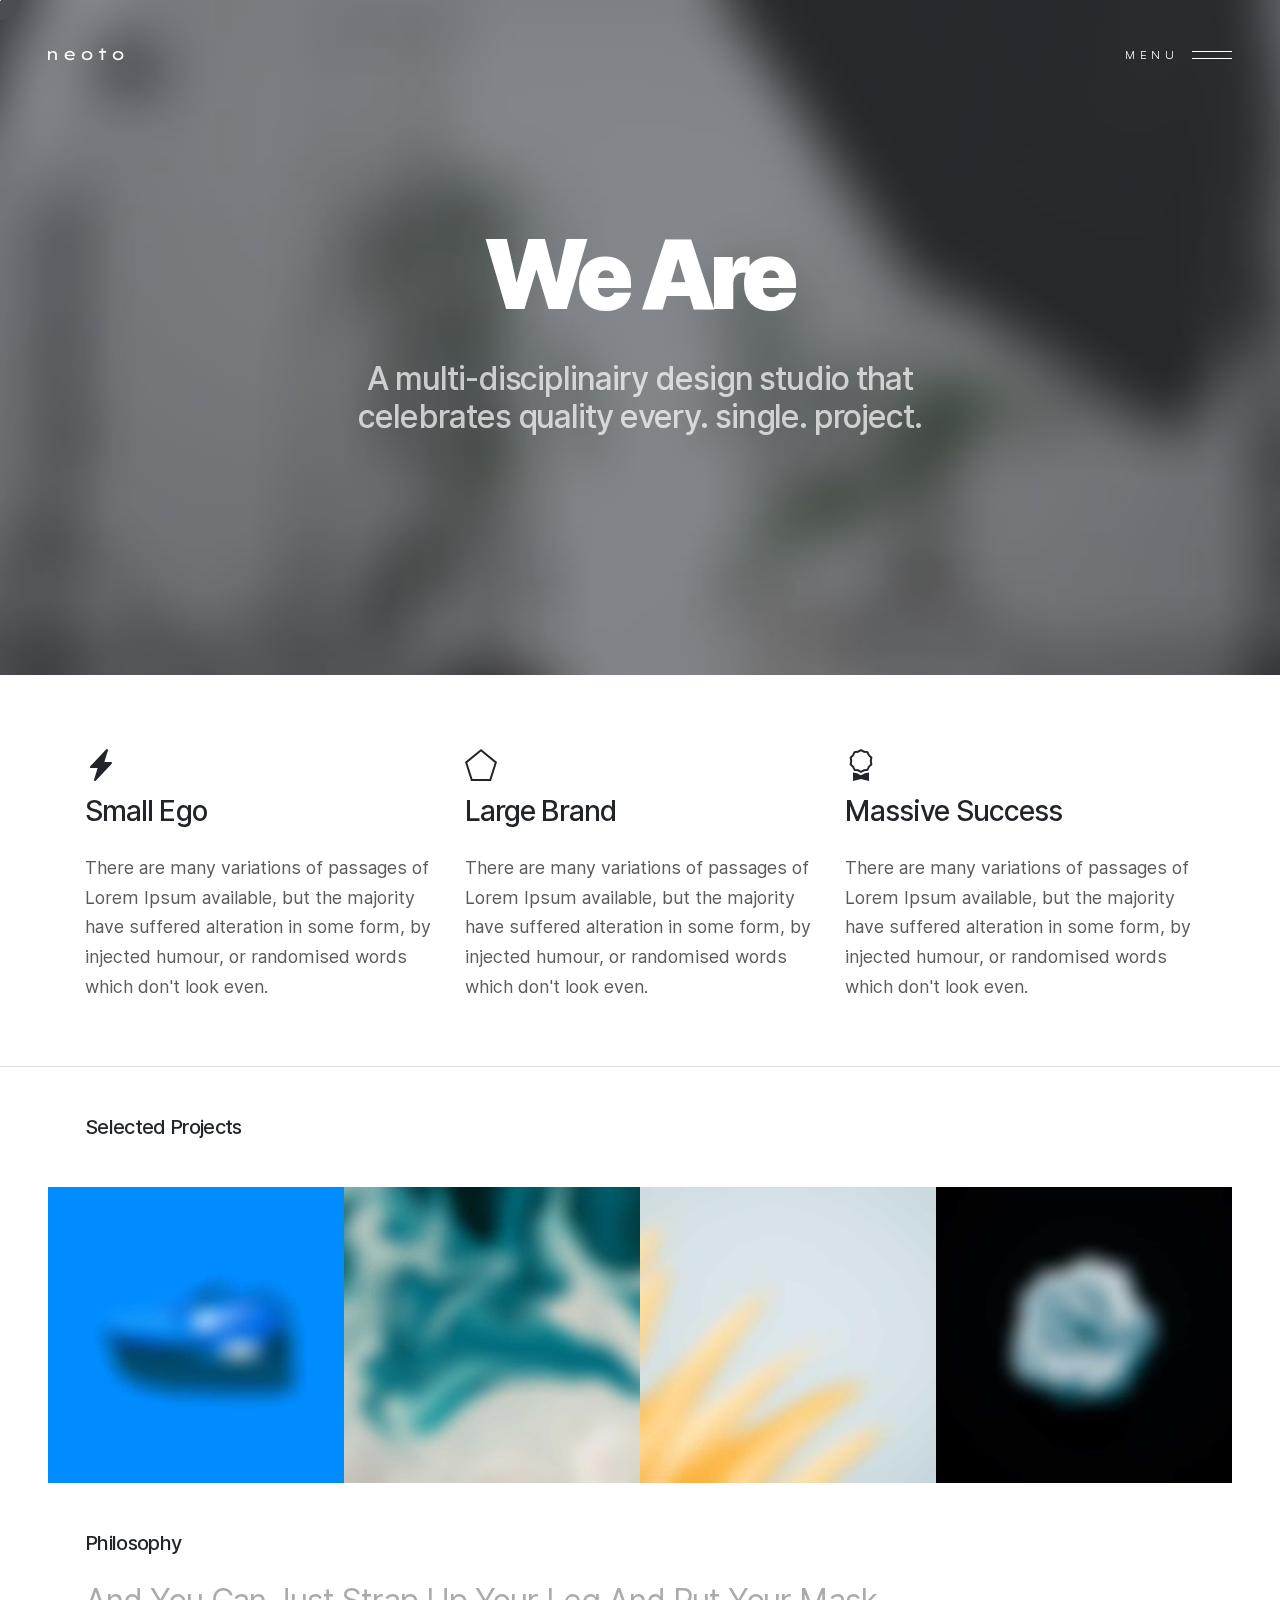
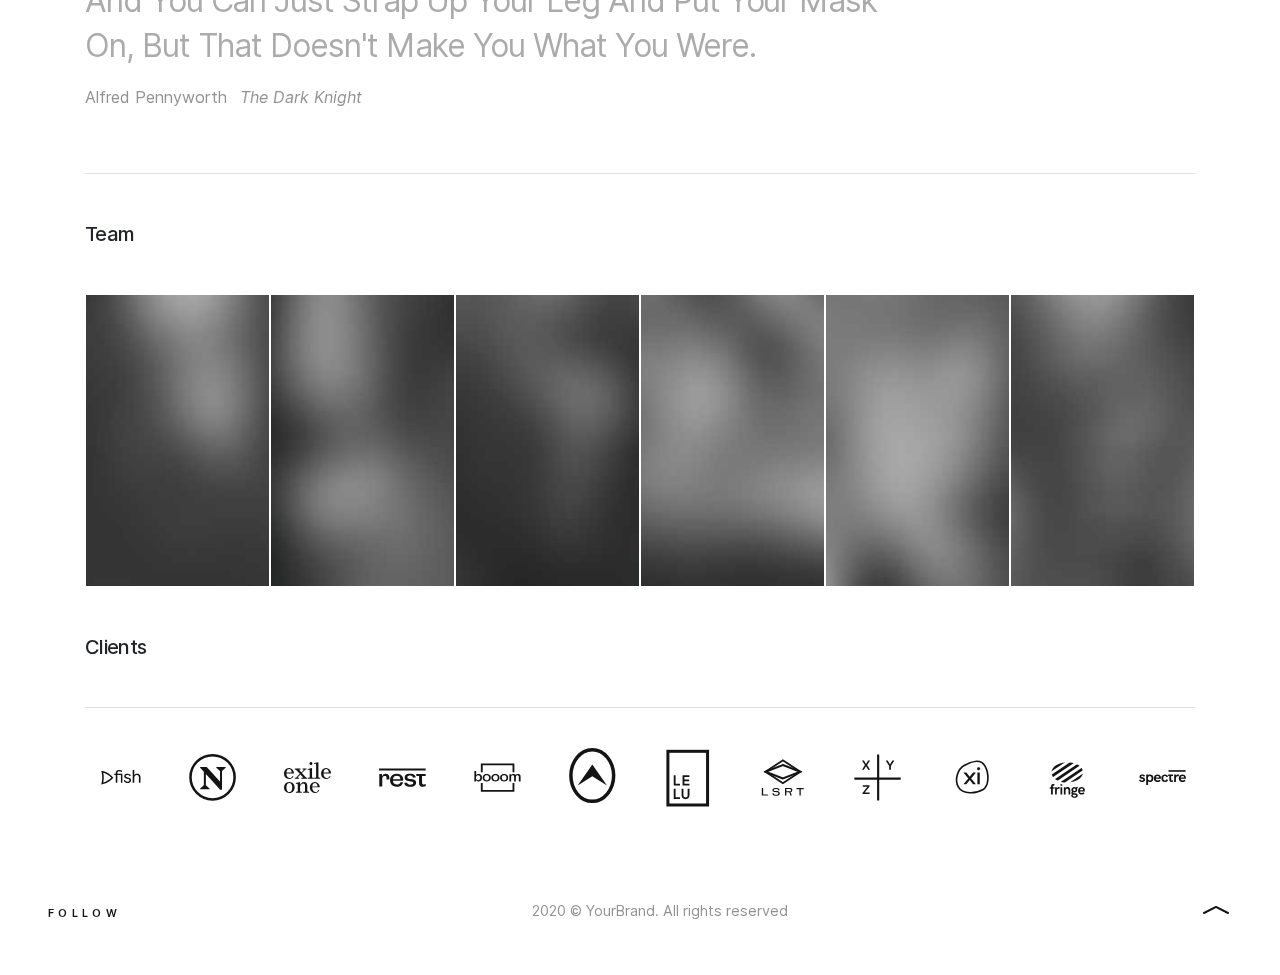
<file: about.html>
<!DOCTYPE html>
<html lang="en">
<head>
  <meta charset="UTF-8">
  <meta name="viewport" content="width=device-width, initial-scale=1, shrink-to-fit=no">
  <meta http-equiv="X-UA-Compatible" content="ie=edge">
  <title>Emotions</title>
  <link href="main.bundle.css" rel="stylesheet" type="text/css">
  <link href="css/custom.css" rel="stylesheet" type="text/css">
  <link href="https://fonts.googleapis.com/css2?family=Lexend+Giga&amp;display=swap" rel="stylesheet">
  <link rel="apple-touch-icon" sizes="180x180" href="favicon/apple-touch-icon.png">
  <link rel="icon" type="image/png" sizes="32x32" href="favicon/favicon-32x32.png">
  <link rel="icon" type="image/png" sizes="16x16" href="favicon/favicon-16x16.png">
  <link rel="manifest" href="favicon/site.webmanifest">
  <link rel="mask-icon" href="favicon/safari-pinned-tab.svg" color="#777777">
  <meta name="msapplication-TileColor" content="#999999">
  <meta name="theme-color" content="#999999">
</head>
  <body>
<header class="fixed-top text-white">
  <div class="navbar"><a class="navbar-brand" href="index.html"> <img class="default" alt="Neoto - Creative Studio Portfolio Template" src="images/logo.svg"><img class="inverted" alt="Neoto - Creative Studio Portfolio Template" src="images/logo-white.svg"></a>
    <button class="navbar-toggler" type="button" data-toggle="collapse" data-target="#navbar"><span class="toggle-label">Menu</span><span class="toggle-label-close">Close</span><span class="toggle-icon"><span class="line"></span><span class="line"></span></span></button>
  </div>
  <ul id="nav">
    <li class="nav-item active"><a class="nav-link" href="index.html">Home</a></li>
    <li class="nav-item active"><a class="nav-link" href="happy.html">Happy</a></li>
    <li class="nav-item active"><a class="nav-link" href="sad.html">Sad</a></li>
    <li class="nav-item active"><a class="nav-link" href="angry.html">Angry</a></li>
    <li class="nav-item active"><a class="nav-link" href="surprise.html">Surprise</a></li>
    <li class="nav-item active"><a class="nav-link" href="finally.html">Finally</a></li>
  </ul>
</header>
    <main>
      <div class="jumbotron jumbotron-fluid vh-75 d-flex align-items-center bg-dark text-white">
        <div class="bg o-4" style="background-image:url(images/about.jpg);"></div>
        <div class="container text-center">
          <div class="row">
            <div class="col-12">
              <h1 class="massive">We Are</h1>
            </div>
            <div class="col-12 col-md-7 mx-auto pt-5">
              <h2 class="o-7">A multi-disciplinairy design studio that celebrates quality every. single. project.</h2>
            </div>
          </div>
        </div>
      </div>
      <section class="border-bottom py-5">
        <div class="container">
          <div class="row">
            <div class="col-sm-4 py-3">
              <div class="size-4 mb-2">
                <svg class="bi bi-lightning-fill" width="1em" height="1em" viewBox="0 0 16 16" fill="currentColor" xmlns="http://www.w3.org/2000/svg">
                  <path fill-rule="evenodd" d="M11.251.068a.5.5 0 0 1 .227.58L9.677 6.5H13a.5.5 0 0 1 .364.843l-8 8.5a.5.5 0 0 1-.842-.49L6.323 9.5H3a.5.5 0 0 1-.364-.843l8-8.5a.5.5 0 0 1 .615-.09z"></path>
                </svg>
              </div>
              <h3 class="mb-4">Small Ego</h3>
              <p>There are many variations of passages of Lorem Ipsum available, but the majority have suffered alteration in some form, by injected humour, or randomised words which don't look even. </p>
            </div>
            <div class="col-sm-4 py-3">
              <div class="size-4 mb-2">
                <svg class="bi bi-pentagon" width="1em" height="1em" viewBox="0 0 16 16" fill="currentColor" xmlns="http://www.w3.org/2000/svg">
                  <path fill-rule="evenodd" d="M8 1.288l-6.842 5.56L3.733 15h8.534l2.575-8.153L8 1.288zM16 6.5L8 0 0 6.5 3 16h10l3-9.5z"></path>
                </svg>
              </div>
              <h3 class="mb-4">Large Brand</h3>
              <p>There are many variations of passages of Lorem Ipsum available, but the majority have suffered alteration in some form, by injected humour, or randomised words which don't look even.</p>
            </div>
            <div class="col-sm-4 py-3">
              <div class="size-4 mb-2">
                <svg class="bi bi-award" width="1em" height="1em" viewBox="0 0 16 16" fill="currentColor" xmlns="http://www.w3.org/2000/svg">
                  <path fill-rule="evenodd" d="M9.669.864L8 0 6.331.864l-1.858.282-.842 1.68-1.337 1.32L2.6 6l-.306 1.854 1.337 1.32.842 1.68 1.858.282L8 12l1.669-.864 1.858-.282.842-1.68 1.337-1.32L13.4 6l.306-1.854-1.337-1.32-.842-1.68L9.669.864zm1.196 1.193l-1.51-.229L8 1.126l-1.355.702-1.51.229-.684 1.365-1.086 1.072L3.614 6l-.25 1.506 1.087 1.072.684 1.365 1.51.229L8 10.874l1.356-.702 1.509-.229.684-1.365 1.086-1.072L12.387 6l.248-1.506-1.086-1.072-.684-1.365z"></path>
                  <path d="M4 11.794V16l4-1 4 1v-4.206l-2.018.306L8 13.126 6.018 12.1 4 11.794z"></path>
                </svg>
              </div>
              <h3 class="mb-4">Massive Success</h3>
              <p>There are many variations of passages of Lorem Ipsum available, but the majority have suffered alteration in some form, by injected humour, or randomised words which don't look even.  </p>
            </div>
          </div>
        </div>
      </section>
      <div class="container py-5">
        <h5>Selected Projects</h5>
      </div>
      <div class="container-fluid">
        <div class="grid">
          <div class="grid-sizer col-1"></div><a class="grid-item col-3" href="project-single.html"><img alt="Neoto - Creative Studio Portfolio Template" src="images/1.jpg">
            <div class="caption p-3">
              <div class="title">Flourish Away</div>
            </div></a><a class="grid-item col-3" href="project-single.html"><img alt="Neoto - Creative Studio Portfolio Template" src="images/2.jpg">
            <div class="caption p-3">
              <div class="title">Suit up</div>
            </div></a><a class="grid-item col-3" href="project-single.html"><img alt="Neoto - Creative Studio Portfolio Template" src="images/3.jpg">
            <div class="caption p-3">
              <div class="title">Mix it up</div>
            </div></a><a class="grid-item col-3" href="project-single.html"><img alt="Neoto - Creative Studio Portfolio Template" src="images/4.jpg">
            <div class="caption p-3">
              <div class="title">Next-gen Shoes</div>
            </div></a>
        </div>
      </div>
      <div class="container mt-5">
        <h5 class="pb-4 mb-0">Philosophy</h5>
      </div>
      <div class="container pb-5">
        <div class="row">
          <div class="col-sm-9">
            <blockquote>
              <p>And You Can Just Strap Up Your Leg And Put Your Mask On, But That Doesn't Make You What You Were.</p>
              <footer>Alfred Pennyworth
                <cite>The Dark Knight</cite>
              </footer>
            </blockquote>
          </div>
        </div>
      </div>
      <div class="container">
        <h5 class="border-top py-5 mb-0">Team</h5>
        <div class="row mx-0 pb-5">
          <div class="col-sm-2 col-4 px-0">
            <div class="card bg-dark text-white hoverable"><img class="card-img" alt="Neoto - Creative Studio Portfolio Template" src="images/member2.png">
              <div class="card-img-overlay">
                <div class="card-title">
                  <div class="title">UX Developer</div>
                  <div class="name">Felice Woods</div>
                </div>
              </div>
            </div>
          </div>
          <div class="col-sm-2 col-4 px-0">
            <div class="card bg-dark text-white hoverable"><img class="card-img" alt="Neoto - Creative Studio Portfolio Template" src="images/member3.png">
              <div class="card-img-overlay">
                <div class="card-title">
                  <div class="title">App Developer</div>
                  <div class="name">Lena Brooks</div>
                </div>
              </div>
            </div>
          </div>
          <div class="col-sm-2 col-4 px-0">
            <div class="card bg-dark text-white hoverable"><img class="card-img" alt="Neoto - Creative Studio Portfolio Template" src="images/member4.png">
              <div class="card-img-overlay">
                <div class="card-title">
                  <div class="title">UI Designer</div>
                  <div class="name">Vera Blake</div>
                </div>
              </div>
            </div>
          </div>
          <div class="col-sm-2 col-4 px-0">
            <div class="card bg-dark text-white hoverable"><img class="card-img" alt="Neoto - Creative Studio Portfolio Template" src="images/member5.png">
              <div class="card-img-overlay">
                <div class="card-title">
                  <div class="title">CTO</div>
                  <div class="name">John Doe</div>
                </div>
              </div>
            </div>
          </div>
          <div class="col-sm-2 col-4 px-0">
            <div class="card bg-dark text-white hoverable"><img class="card-img" alt="Neoto - Creative Studio Portfolio Template" src="images/member6.png">
              <div class="card-img-overlay">
                <div class="card-title">
                  <div class="title">CEO</div>
                  <div class="name">Nala Simba</div>
                </div>
              </div>
            </div>
          </div>
          <div class="col-sm-2 col-4 px-0">
            <div class="card bg-dark text-white hoverable"><img class="card-img" alt="Neoto - Creative Studio Portfolio Template" src="images/member7.png">
              <div class="card-img-overlay">
                <div class="card-title">
                  <div class="title">Team Coach</div>
                  <div class="name">Carice Stone</div>
                </div>
              </div>
            </div>
          </div>
        </div>
      </div>
      <div class="container">
        <h5 class="border-bottom pb-5">Clients</h5>
      </div>
      <div class="py-3">
        <div class="container">
          <div class="row text-center">
            <div class="p-4 col-sm col-3 center"><img class="img-fluid" alt="Neoto - Creative Studio Portfolio Template" src="images/logo1.svg"></div>
            <div class="p-4 col-sm col-3 center"><img class="img-fluid" alt="Neoto - Creative Studio Portfolio Template" src="images/logo2.svg"></div>
            <div class="p-4 col-sm col-3 center"><img class="img-fluid" alt="Neoto - Creative Studio Portfolio Template" src="images/logo3.svg"></div>
            <div class="p-4 col-sm col-3 center"><img class="img-fluid" alt="Neoto - Creative Studio Portfolio Template" src="images/logo4.svg"></div>
            <div class="p-4 col-sm col-3 center"><img class="img-fluid" alt="Neoto - Creative Studio Portfolio Template" src="images/logo5.svg"></div>
            <div class="p-4 col-sm col-3 center"><img class="img-fluid" alt="Neoto - Creative Studio Portfolio Template" src="images/logo6.svg"></div>
            <div class="p-4 col-sm col-3 center"><img class="img-fluid" alt="Neoto - Creative Studio Portfolio Template" src="images/logo7.svg"></div>
            <div class="p-4 col-sm col-3 center"><img class="img-fluid" alt="Neoto - Creative Studio Portfolio Template" src="images/logo8.svg"></div>
            <div class="p-4 col-sm col-3 center"><img class="img-fluid" alt="Neoto - Creative Studio Portfolio Template" src="images/logo9.svg"></div>
            <div class="p-4 col-sm col-3 center"><img class="img-fluid" alt="Neoto - Creative Studio Portfolio Template" src="images/logo10.svg"></div>
            <div class="p-4 col-sm col-3 center"><img class="img-fluid" alt="Neoto - Creative Studio Portfolio Template" src="images/logo11.svg"></div>
            <div class="p-4 col-sm col-3 center"><img class="img-fluid" alt="Neoto - Creative Studio Portfolio Template" src="images/logo12.svg"></div>
          </div>
        </div>
      </div>
    </main>
    <footer>
      <div class="container-fluid p-5">
        <div class="d-flex justify-content-between align-items-center">
          <div class="social"><a class="trigger" href="#">Follow</a>
            <ul class="social-nav">
              <li> <a href="#">Instagram</a></li>
              <li> <a href="#">Twitter</a></li>
              <li> <a href="#">Vimeo</a></li>
              <li> <a href="#">YouTube</a></li>
            </ul>
          </div>
          <div class="copy">2020 &copy; YourBrand. All rights reserved</div><a class="to-top" href="#">
            <svg class="bi" width="32" height="32" fill="currentColor">
              <use xlink:href="images/bootstrap-icons.svg#chevron-compact-up"></use>
            </svg></a>
        </div>
      </div>
    </footer>
    <script src="main.bundle.js"></script>
  </body>
</html>
</file>
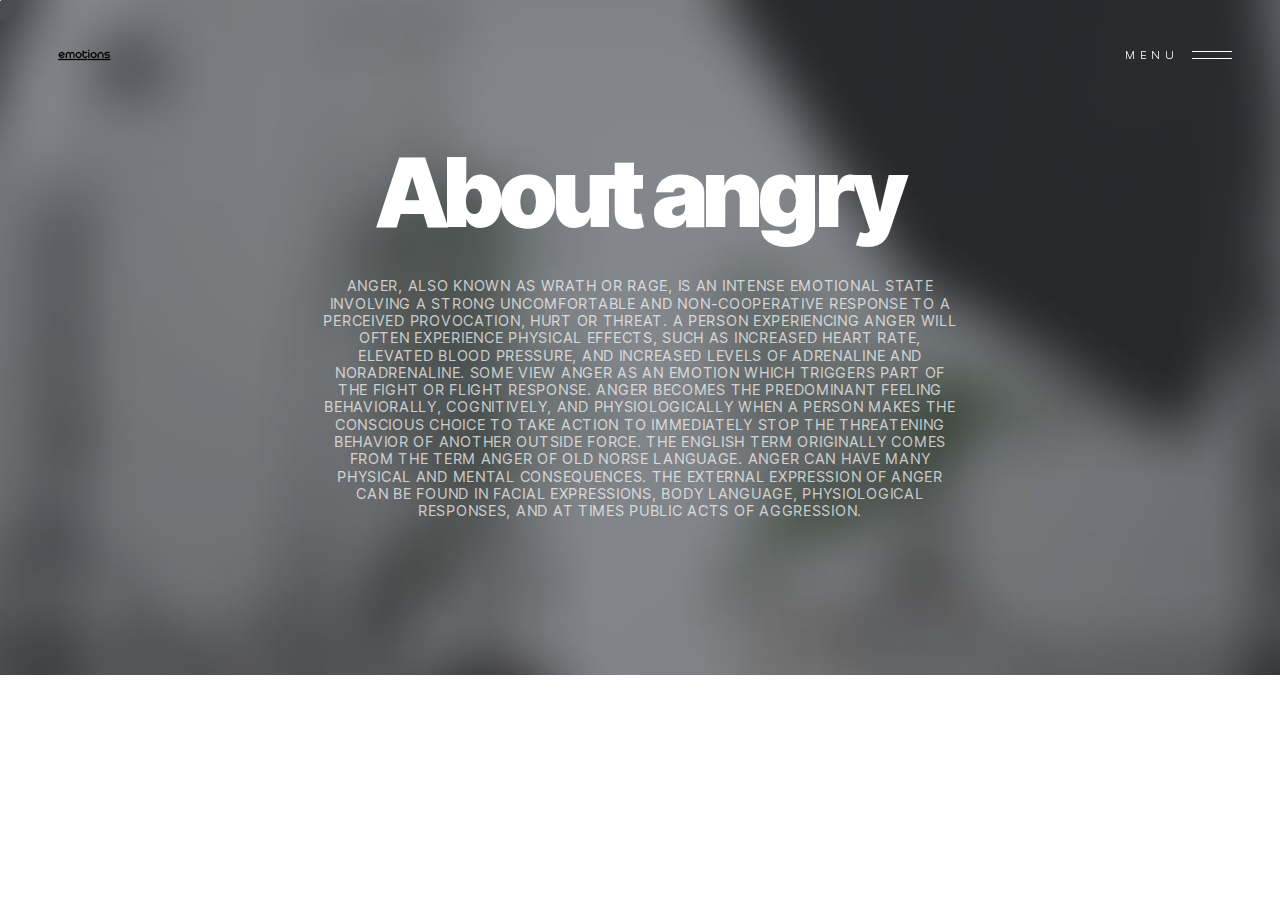
<file: angry.html>
<!DOCTYPE html>
<html lang="en">
<head>
  <meta charset="UTF-8">
  <meta name="viewport" content="width=device-width, initial-scale=1, shrink-to-fit=no">
  <meta http-equiv="X-UA-Compatible" content="ie=edge">
  <title>Emotions</title>
  <link href="main.bundle.css" rel="stylesheet" type="text/css">
  <link href="css/custom.css" rel="stylesheet" type="text/css">
  <link href="https://fonts.googleapis.com/css2?family=Lexend+Giga&amp;display=swap" rel="stylesheet">
  <link rel="apple-touch-icon" sizes="180x180" href="favicon/apple-touch-icon.png">
  <link rel="icon" type="image/png" sizes="32x32" href="favicon/favicon-32x32.png">
  <link rel="icon" type="image/png" sizes="16x16" href="favicon/favicon-16x16.png">
  <link rel="manifest" href="favicon/site.webmanifest">
  <link rel="mask-icon" href="favicon/safari-pinned-tab.svg" color="#777777">
  <meta name="msapplication-TileColor" content="#999999">
  <meta name="theme-color" content="#999999">
</head>
  <body>
<header class="fixed-top text-white">
  <div class="navbar"><a class="navbar-brand" href="index.html"> <img class="default" alt="" src="images/emotions-logo.png"><img class="inverted" alt="" src="images/emotions-logo.png"></a>
    <button class="navbar-toggler" type="button" data-toggle="collapse" data-target="#navbar"><span class="toggle-label">Menu</span><span class="toggle-label-close">Close</span><span class="toggle-icon"><span class="line"></span><span class="line"></span></span></button>
  </div>
  <ul id="nav">
    <li class="nav-item active"><a class="nav-link" href="index.html">Home</a></li>
    <li class="nav-item active"><a class="nav-link" href="happy.html">Happy</a></li>
    <li class="nav-item active"><a class="nav-link" href="sad.html">Sad</a></li>
    <li class="nav-item active"><a class="nav-link" href="angry.html">Angry</a></li>
    <li class="nav-item active"><a class="nav-link" href="surprise.html">Surprise</a></li>
    <li class="nav-item active"><a class="nav-link" href="finally.html">Finally</a></li>
  </ul>
</header>
    <main>
      <div class="jumbotron jumbotron-fluid vh-75 d-flex align-items-center bg-dark text-white">
        <div class="bg o-4" style="background-image:url(images/about.jpg);"></div>
        <div class="container text-center">
          <div class="row">
            <div class="col-12">
              <h1 class="massive">About angry</h1>
            </div>
            <div class="col-12 col-md-7 mx-auto pt-5">
              <h6 class="o-7">Anger, also known as wrath or rage, is an intense emotional state involving a strong uncomfortable and non-cooperative response to a perceived provocation, hurt or threat.

                A person experiencing anger will often experience physical effects, such as increased heart rate, elevated blood pressure, and increased levels of adrenaline and noradrenaline. Some view anger as an emotion which triggers part of the fight or flight response. Anger becomes the predominant feeling behaviorally, cognitively, and physiologically when a person makes the conscious choice to take action to immediately stop the threatening behavior of another outside force. The English term originally comes from the term anger of Old Norse language.
                
                Anger can have many physical and mental consequences. The external expression of anger can be found in facial expressions, body language, physiological responses, and at times public acts of aggression.</h6>
            </div>
          </div>
        </div>
      </div>
      
    </main>
    
    <script src="main.bundle.js"></script>
  </body>
</html>
</file>
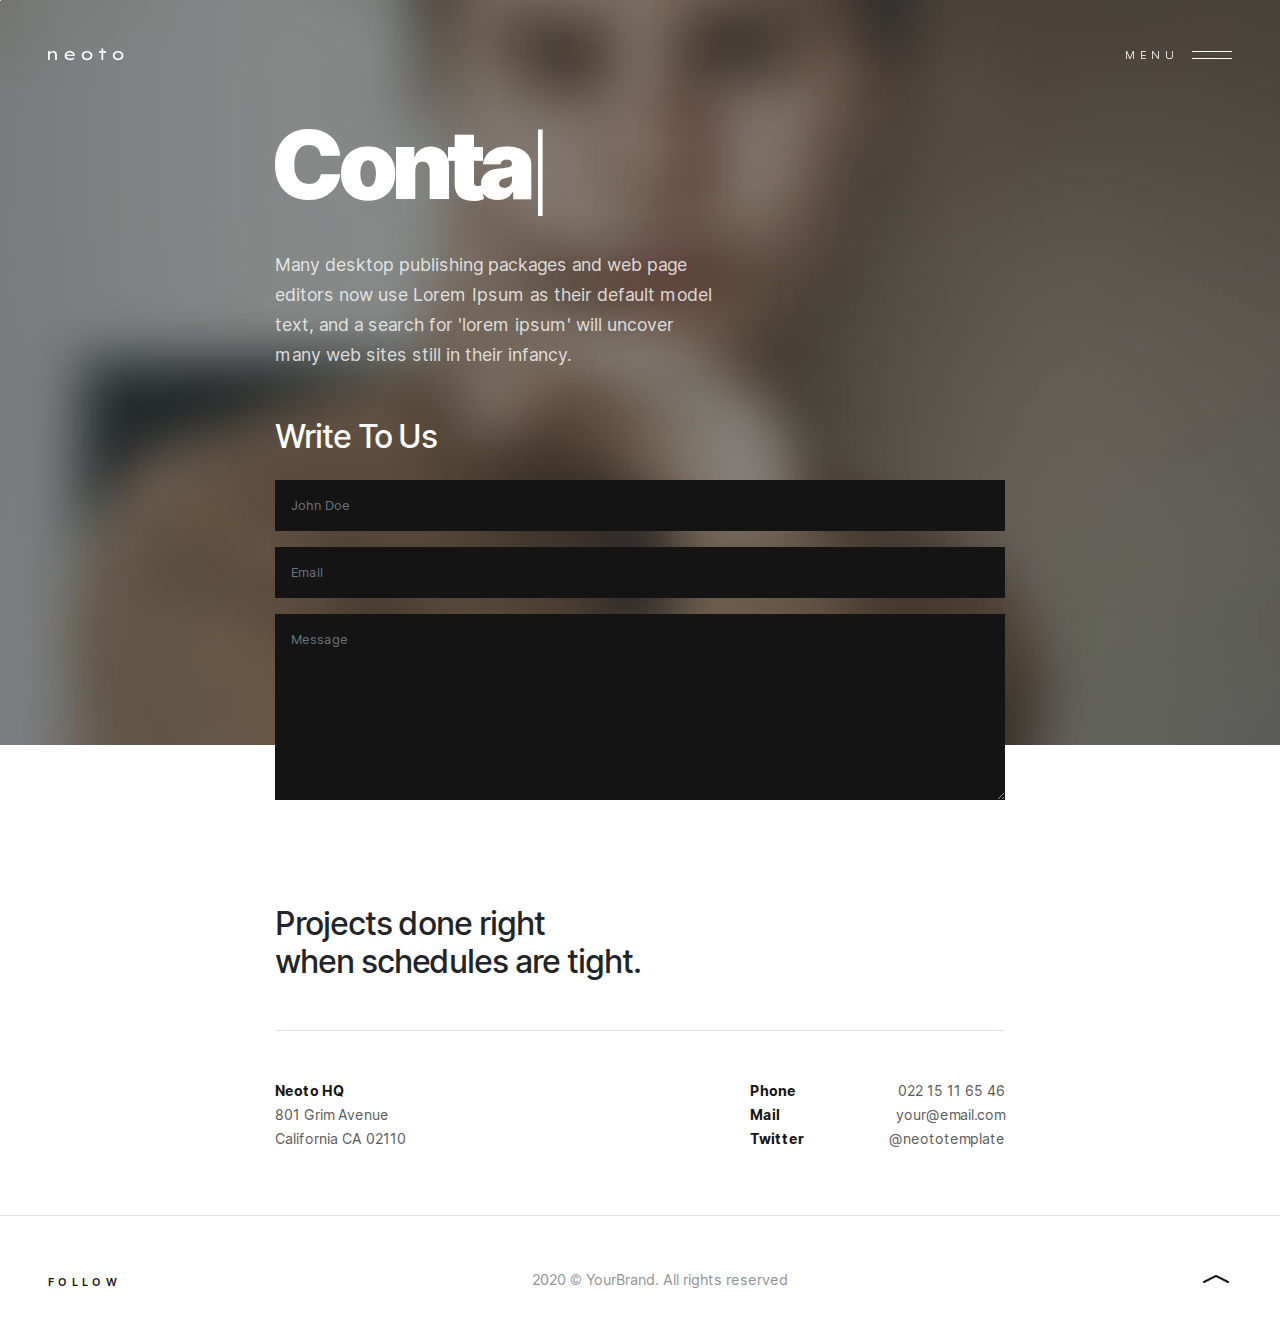
<file: contact.html>
<!DOCTYPE html>
<html lang="en">
<head>
  <meta charset="UTF-8">
  <meta name="viewport" content="width=device-width, initial-scale=1, shrink-to-fit=no">
  <meta http-equiv="X-UA-Compatible" content="ie=edge">
  <title>Emotions</title>
  <link href="main.bundle.css" rel="stylesheet" type="text/css">
  <link href="css/custom.css" rel="stylesheet" type="text/css">
  <link href="https://fonts.googleapis.com/css2?family=Lexend+Giga&amp;display=swap" rel="stylesheet">
  <link rel="apple-touch-icon" sizes="180x180" href="favicon/apple-touch-icon.png">
  <link rel="icon" type="image/png" sizes="32x32" href="favicon/favicon-32x32.png">
  <link rel="icon" type="image/png" sizes="16x16" href="favicon/favicon-16x16.png">
  <link rel="manifest" href="favicon/site.webmanifest">
  <link rel="mask-icon" href="favicon/safari-pinned-tab.svg" color="#777777">
  <meta name="msapplication-TileColor" content="#999999">
  <meta name="theme-color" content="#999999">
</head>
  <body>
<header class="fixed-top text-white">
  <div class="navbar"><a class="navbar-brand" href="index.html"> <img class="default" alt="Neoto - Creative Studio Portfolio Template" src="images/logo.svg"><img class="inverted" alt="Neoto - Creative Studio Portfolio Template" src="images/logo-white.svg"></a>
    <button class="navbar-toggler" type="button" data-toggle="collapse" data-target="#navbar"><span class="toggle-label">Menu</span><span class="toggle-label-close">Close</span><span class="toggle-icon"><span class="line"></span><span class="line"></span></span></button>
  </div>
  <ul id="nav">
    <li class="nav-item active"><a class="nav-link" href="index.html">Home</a></li>
    <li class="nav-item active"><a class="nav-link" href="happy.html">Happy</a></li>
    <li class="nav-item active"><a class="nav-link" href="sad.html">Sad</a></li>
    <li class="nav-item active"><a class="nav-link" href="angry.html">Angry</a></li>
    <li class="nav-item active"><a class="nav-link" href="surprise.html">Surprise</a></li>
    <li class="nav-item active"><a class="nav-link" href="finally.html">Finally</a></li>
  </ul>
</header>
    <main>
      <section class="jumbotron jumbotron-fluid pb-0 bg-dark">
        <div class="bg o-5" style="background-image:url(images/contact.jpg);"></div>
        <div class="container text-white py-5">
          <div class="row">
            <div class="col-lg-8 offset-lg-2"> 
              <h1 class="massive in-left"><span id="typed"></span><span id="typed-strings"><span>Contact</span><span>접촉</span><span>Kāhea</span><span>Kontakt</span></span></h1>
            </div>
          </div>
          <div class="row mt-5">
            <div class="col-lg-5 offset-lg-2">
              <p class="in-top">Many desktop publishing packages and web page editors now use Lorem Ipsum as their default model text, and a search for 'lorem ipsum' will uncover many web sites still in their infancy.                    </p>
            </div>
          </div>
          <div class="row">
            <div class="col-lg-8 offset-lg-2">
              <h2 class="mt-5">Write To Us</h2>
              <form class="mt-4 mb-n10">
                <div class="form-group">
                  <input class="form-control" id="name" type="text" placeholder="John Doe">
                </div>
                <div class="form-group">
                  <input class="form-control" id="email" type="email" placeholder="Email">
                </div>
                <div class="form-group">
                  <textarea class="form-control" id="message" rows="8" placeholder="Message"></textarea>
                </div>
                <button class="btn" type="submit">Send</button>
              </form>
            </div>
          </div>
        </div>
      </section>
      <section class="pb-10 border-bottom pb-6">
        <div class="container">
          <div class="row">
            <div class="col-lg-8 offset-lg-2">
              <h2>Projects done right <br> when schedules are tight.</h2>
              <div class="border-bottom my-5"></div>
            </div>
          </div>
          <div class="row size-sm">
            <div class="col-lg-4 offset-lg-2">
              <p><strong>Neoto HQ</strong><br>801  Grim Avenue<br>California CA 02110</p>
            </div>
            <div class="col-lg-1 offset-lg-1">
              <p> <strong>Phone<br>Mail<br>Twitter<br></strong></p>
            </div>
            <div class="col-lg-2 text-right">
              <p>022 15 11 65 46<br>your@email.com<br>@neototemplate</p>
            </div>
          </div>
        </div>
      </section>
    </main>
    <footer>
      <div class="container-fluid p-5">
        <div class="d-flex justify-content-between align-items-center">
          <div class="social"><a class="trigger" href="#">Follow</a>
            <ul class="social-nav">
              <li> <a href="#">Instagram</a></li>
              <li> <a href="#">Twitter</a></li>
              <li> <a href="#">Vimeo</a></li>
              <li> <a href="#">YouTube</a></li>
            </ul>
          </div>
          <div class="copy">2020 &copy; YourBrand. All rights reserved</div><a class="to-top" href="#">
            <svg class="bi" width="32" height="32" fill="currentColor">
              <use xlink:href="images/bootstrap-icons.svg#chevron-compact-up"></use>
            </svg></a>
        </div>
      </div>
    </footer>
    <script src="main.bundle.js"></script>
  </body>
</html>
</file>
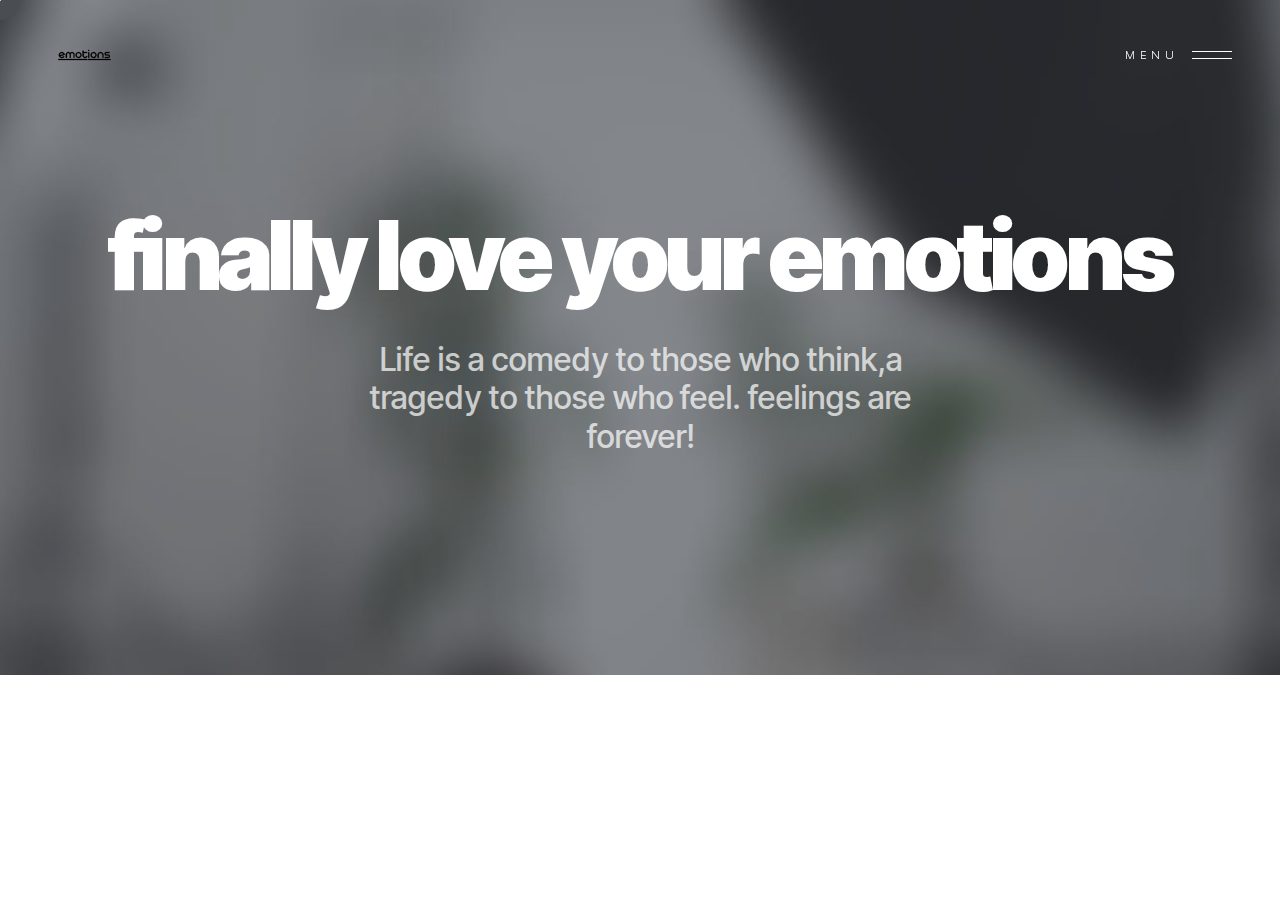
<file: finally.html>
<!DOCTYPE html>
<html lang="en">
<head>
  <meta charset="UTF-8">
  <meta name="viewport" content="width=device-width, initial-scale=1, shrink-to-fit=no">
  <meta http-equiv="X-UA-Compatible" content="ie=edge">
  <title>Emotions</title>
  <link href="main.bundle.css" rel="stylesheet" type="text/css">
  <link href="css/custom.css" rel="stylesheet" type="text/css">
  <link href="https://fonts.googleapis.com/css2?family=Lexend+Giga&amp;display=swap" rel="stylesheet">
  <link rel="apple-touch-icon" sizes="180x180" href="favicon/apple-touch-icon.png">
  <link rel="icon" type="image/png" sizes="32x32" href="favicon/favicon-32x32.png">
  <link rel="icon" type="image/png" sizes="16x16" href="favicon/favicon-16x16.png">
  <link rel="manifest" href="favicon/site.webmanifest">
  <link rel="mask-icon" href="favicon/safari-pinned-tab.svg" color="#777777">
  <meta name="msapplication-TileColor" content="#999999">
  <meta name="theme-color" content="#999999">
</head>
  <body>
<header class="fixed-top text-white">
  <div class="navbar"><a class="navbar-brand" href="index.html"> <img class="default" alt="" src="images/emotions-logo.png"><img class="inverted" alt="" src="images/emotions-logo.png"></a>
    <button class="navbar-toggler" type="button" data-toggle="collapse" data-target="#navbar"><span class="toggle-label">Menu</span><span class="toggle-label-close">Close</span><span class="toggle-icon"><span class="line"></span><span class="line"></span></span></button>
  </div>
  <ul id="nav">
    <li class="nav-item active"><a class="nav-link" href="index.html">Home</a></li>
    <li class="nav-item active"><a class="nav-link" href="happy.html">Happy</a></li>
    <li class="nav-item active"><a class="nav-link" href="sad.html">Sad</a></li>
    <li class="nav-item active"><a class="nav-link" href="angry.html">Angry</a></li>
    <li class="nav-item active"><a class="nav-link" href="surprise.html">Surprise</a></li>
    <li class="nav-item active"><a class="nav-link" href="finally.html">Finally</a></li>
  </ul>
</header>
    <main>
      <div class="jumbotron jumbotron-fluid vh-75 d-flex align-items-center bg-dark text-white">
        <div class="bg o-4" style="background-image:url(images/about.jpg);"></div>
        <div class="container text-center">
          <div class="row">
            <div class="col-12">
              <h1 class="massive">finally love your emotions</h1>
            </div>
            <div class="col-12 col-md-7 mx-auto pt-5">
              <h2 class="o-7">Life is a comedy to those who think,a tragedy to those who feel. feelings are forever!</h2>
            </div>
          </div>
        </div>
      </div>
      
    </main>
    
    <script src="main.bundle.js"></script>
  </body>
</html>
</file>
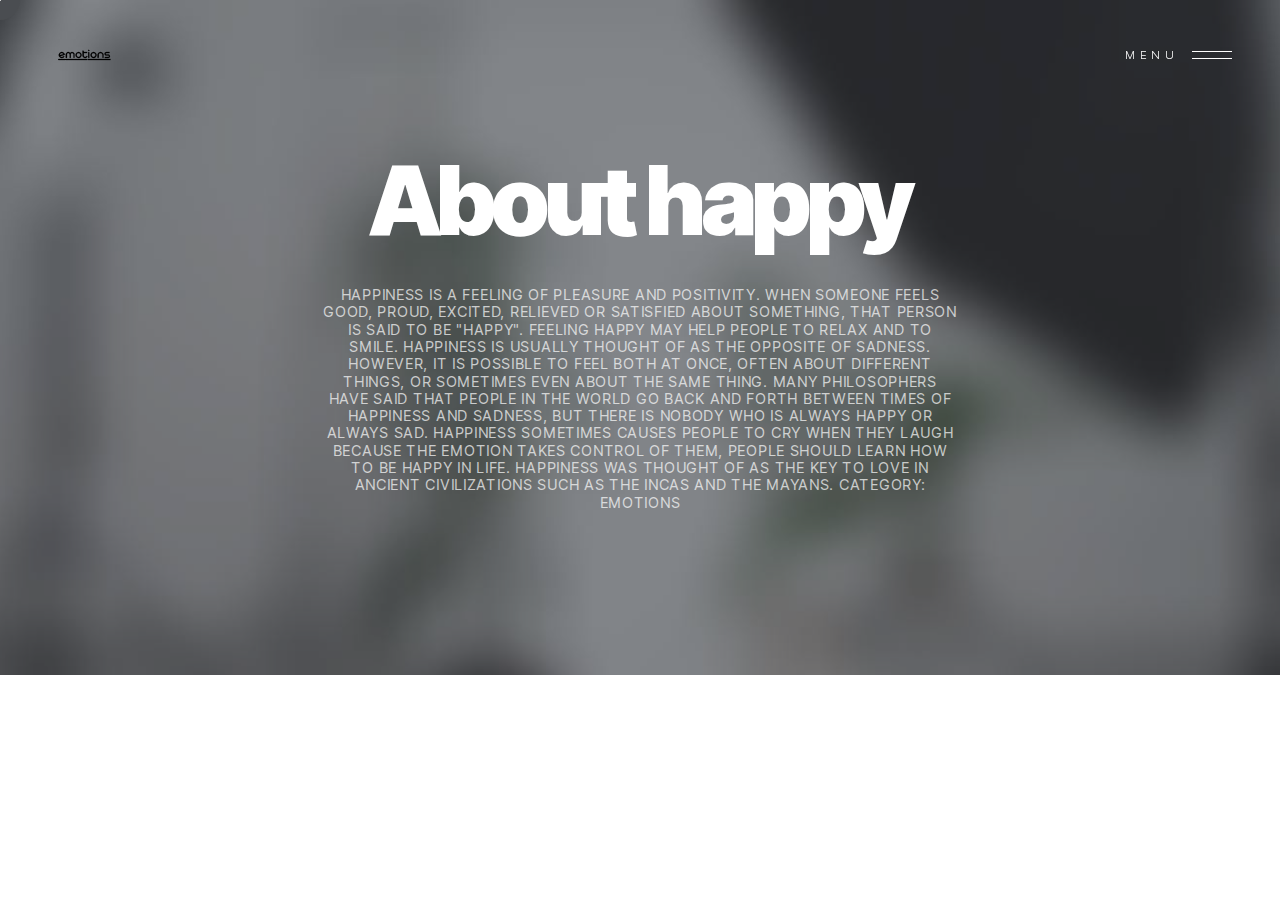
<file: happy.html>
<!DOCTYPE html>
<html lang="en">
<head>
  <meta charset="UTF-8">
  <meta name="viewport" content="width=device-width, initial-scale=1, shrink-to-fit=no">
  <meta http-equiv="X-UA-Compatible" content="ie=edge">
  <title>Emotions</title>
  <link href="main.bundle.css" rel="stylesheet" type="text/css">
  <link href="css/custom.css" rel="stylesheet" type="text/css">
  <link href="https://fonts.googleapis.com/css2?family=Lexend+Giga&amp;display=swap" rel="stylesheet">
  <link rel="apple-touch-icon" sizes="180x180" href="favicon/apple-touch-icon.png">
  <link rel="icon" type="image/png" sizes="32x32" href="favicon/favicon-32x32.png">
  <link rel="icon" type="image/png" sizes="16x16" href="favicon/favicon-16x16.png">
  <link rel="manifest" href="favicon/site.webmanifest">
  <link rel="mask-icon" href="favicon/safari-pinned-tab.svg" color="#777777">
  <meta name="msapplication-TileColor" content="#999999">
  <meta name="theme-color" content="#999999">
  
</head>
  <body>
<header class="fixed-top text-white">
  <div class="navbar"><a class="navbar-brand" href="index.html"> <img class="default" alt="" src="images/emotions-logo.png"><img class="inverted" alt="" src="images/emotions-logo.png"></a>
    <button class="navbar-toggler" type="button" data-toggle="collapse" data-target="#navbar"><span class="toggle-label">Menu</span><span class="toggle-label-close">Close</span><span class="toggle-icon"><span class="line"></span><span class="line"></span></span></button>
  </div>
  <ul id="nav">
    <li class="nav-item active"><a class="nav-link" href="index.html">Home</a></li>
    <li class="nav-item active"><a class="nav-link" href="happy.html">Happy</a></li>
    <li class="nav-item active"><a class="nav-link" href="sad.html">Sad</a></li>
    <li class="nav-item active"><a class="nav-link" href="angry.html">Angry</a></li>
    <li class="nav-item active"><a class="nav-link" href="surprise.html">Surprise</a></li>
    <li class="nav-item active"><a class="nav-link" href="finally.html">Finally</a></li>
  </ul>
</header>
    <main>
      <div class="jumbotron jumbotron-fluid vh-75 d-flex align-items-center bg-dark text-white">
        <div class="bg o-4" style="background-image:url(images/about.jpg);"></div>
        <div class="container text-center">
          <div class="row">
            <div class="col-12">
              <h4 class="massive">About happy</h4>
            </div>
            <div class="col-12 col-md-7 mx-auto pt-5">
              <h6 class="o-7">Happiness is a feeling of pleasure and positivity. When someone feels good, proud, excited, relieved or satisfied about something, that person is said to be "happy". Feeling happy may help people to relax and to smile.

                Happiness is usually thought of as the opposite of sadness. However, it is possible to feel both at once, often about different things, or sometimes even about the same thing.
                
                Many philosophers have said that people in the world go back and forth between times of happiness and sadness, but there is nobody who is always happy or always sad. Happiness sometimes causes people to cry when they laugh because the emotion takes control of them, people should learn how to be happy in life. Happiness was thought of as the key to love in ancient civilizations such as the Incas and the Mayans.
                
                Category: Emotions</h6>
            </div>
          </div>
        </div>
      </div>
      
    </main>
    
    <script src="main.bundle.js"></script>
  </body>
</html>
</file>
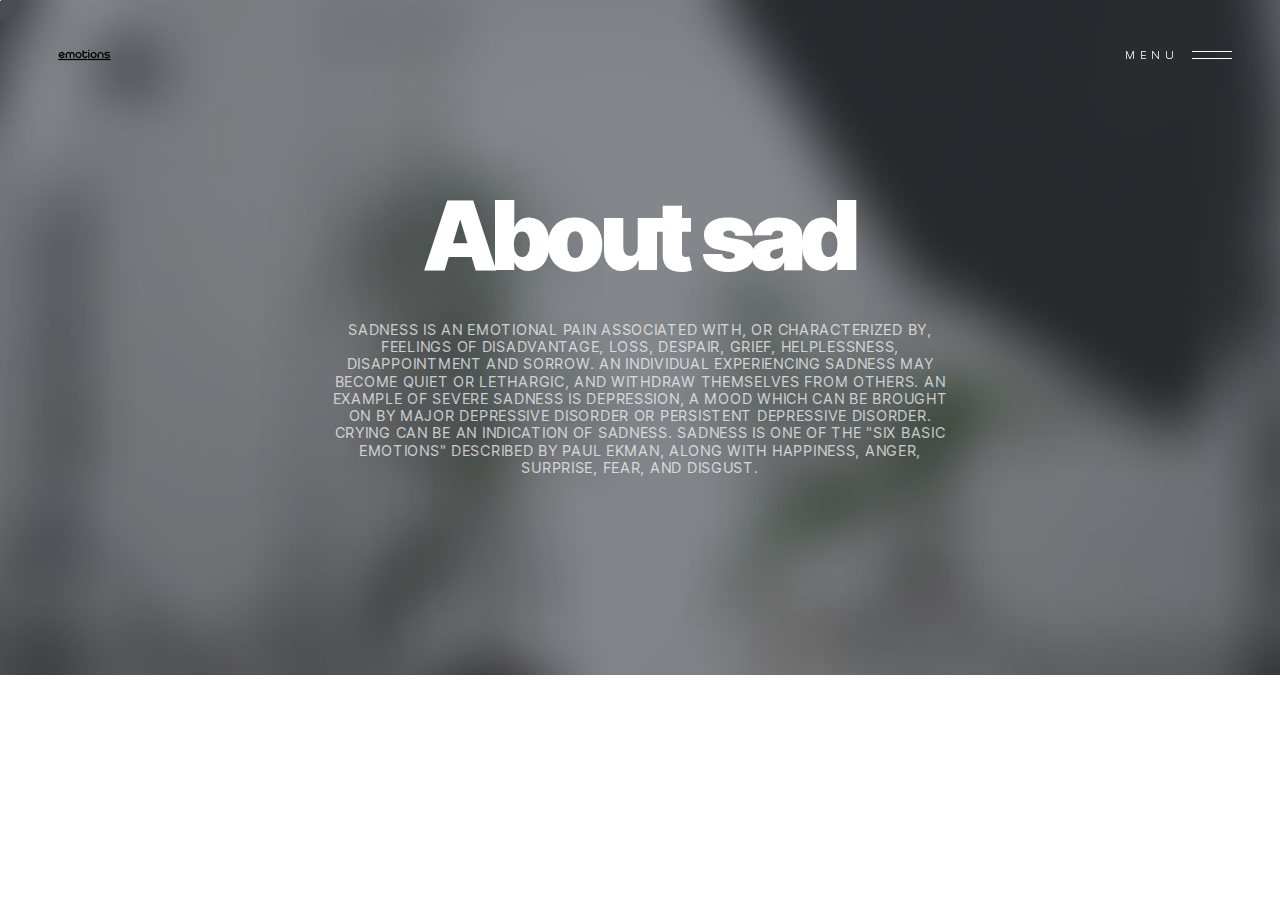
<file: sad.html>
<!DOCTYPE html>
<html lang="en">
<head>
  <meta charset="UTF-8">
  <meta name="viewport" content="width=device-width, initial-scale=1, shrink-to-fit=no">
  <meta http-equiv="X-UA-Compatible" content="ie=edge">
  <title>Emotions</title>
  <link href="main.bundle.css" rel="stylesheet" type="text/css">
  <link href="css/custom.css" rel="stylesheet" type="text/css">
  <link href="https://fonts.googleapis.com/css2?family=Lexend+Giga&amp;display=swap" rel="stylesheet">
  <link rel="apple-touch-icon" sizes="180x180" href="favicon/apple-touch-icon.png">
  <link rel="icon" type="image/png" sizes="32x32" href="favicon/favicon-32x32.png">
  <link rel="icon" type="image/png" sizes="16x16" href="favicon/favicon-16x16.png">
  <link rel="manifest" href="favicon/site.webmanifest">
  <link rel="mask-icon" href="favicon/safari-pinned-tab.svg" color="#777777">
  <meta name="msapplication-TileColor" content="#999999">
  <meta name="theme-color" content="#999999">
</head>
  <body>
<header class="fixed-top text-white">
  <div class="navbar"><a class="navbar-brand" href="index.html"> <img class="default" alt="" src="images/emotions-logo.png"><img class="inverted" alt="" src="images/emotions-logo.png"></a>
    <button class="navbar-toggler" type="button" data-toggle="collapse" data-target="#navbar"><span class="toggle-label">Menu</span><span class="toggle-label-close">Close</span><span class="toggle-icon"><span class="line"></span><span class="line"></span></span></button>
  </div>
  <ul id="nav">
    <li class="nav-item active"><a class="nav-link" href="index.html">Home</a></li>
    <li class="nav-item active"><a class="nav-link" href="happy.html">Happy</a></li>
    <li class="nav-item active"><a class="nav-link" href="sad.html">Sad</a></li>
    <li class="nav-item active"><a class="nav-link" href="angry.html">Angry</a></li>
    <li class="nav-item active"><a class="nav-link" href="surprise.html">Surprise</a></li>
    <li class="nav-item active"><a class="nav-link" href="finally.html">Finally</a></li>
  </ul>
</header>
    <main>
      <div class="jumbotron jumbotron-fluid vh-75 d-flex align-items-center bg-dark text-white">
        <div class="bg o-4" style="background-image:url(images/about.jpg);"></div>
        <div class="container text-center">
          <div class="row">
            <div class="col-12">
              <h1 class="massive">About sad</h1>
            </div>
            <div class="col-12 col-md-7 mx-auto pt-5">
              <h6 class="o-7">Sadness is an emotional pain associated with, or characterized by, feelings of disadvantage, loss, despair, grief, helplessness, disappointment and sorrow. An individual experiencing sadness may become quiet or lethargic, and withdraw themselves from others. An example of severe sadness is depression, a mood which can be brought on by major depressive disorder or persistent depressive disorder. Crying can be an indication of sadness.

                Sadness is one of the "six basic emotions" described by Paul Ekman, along with happiness, anger, surprise, fear, and disgust.</h6>
            </div>
          </div>
        </div>
      </div>
      
    </main>
    
    <script src="main.bundle.js"></script>
  </body>
</html>
</file>
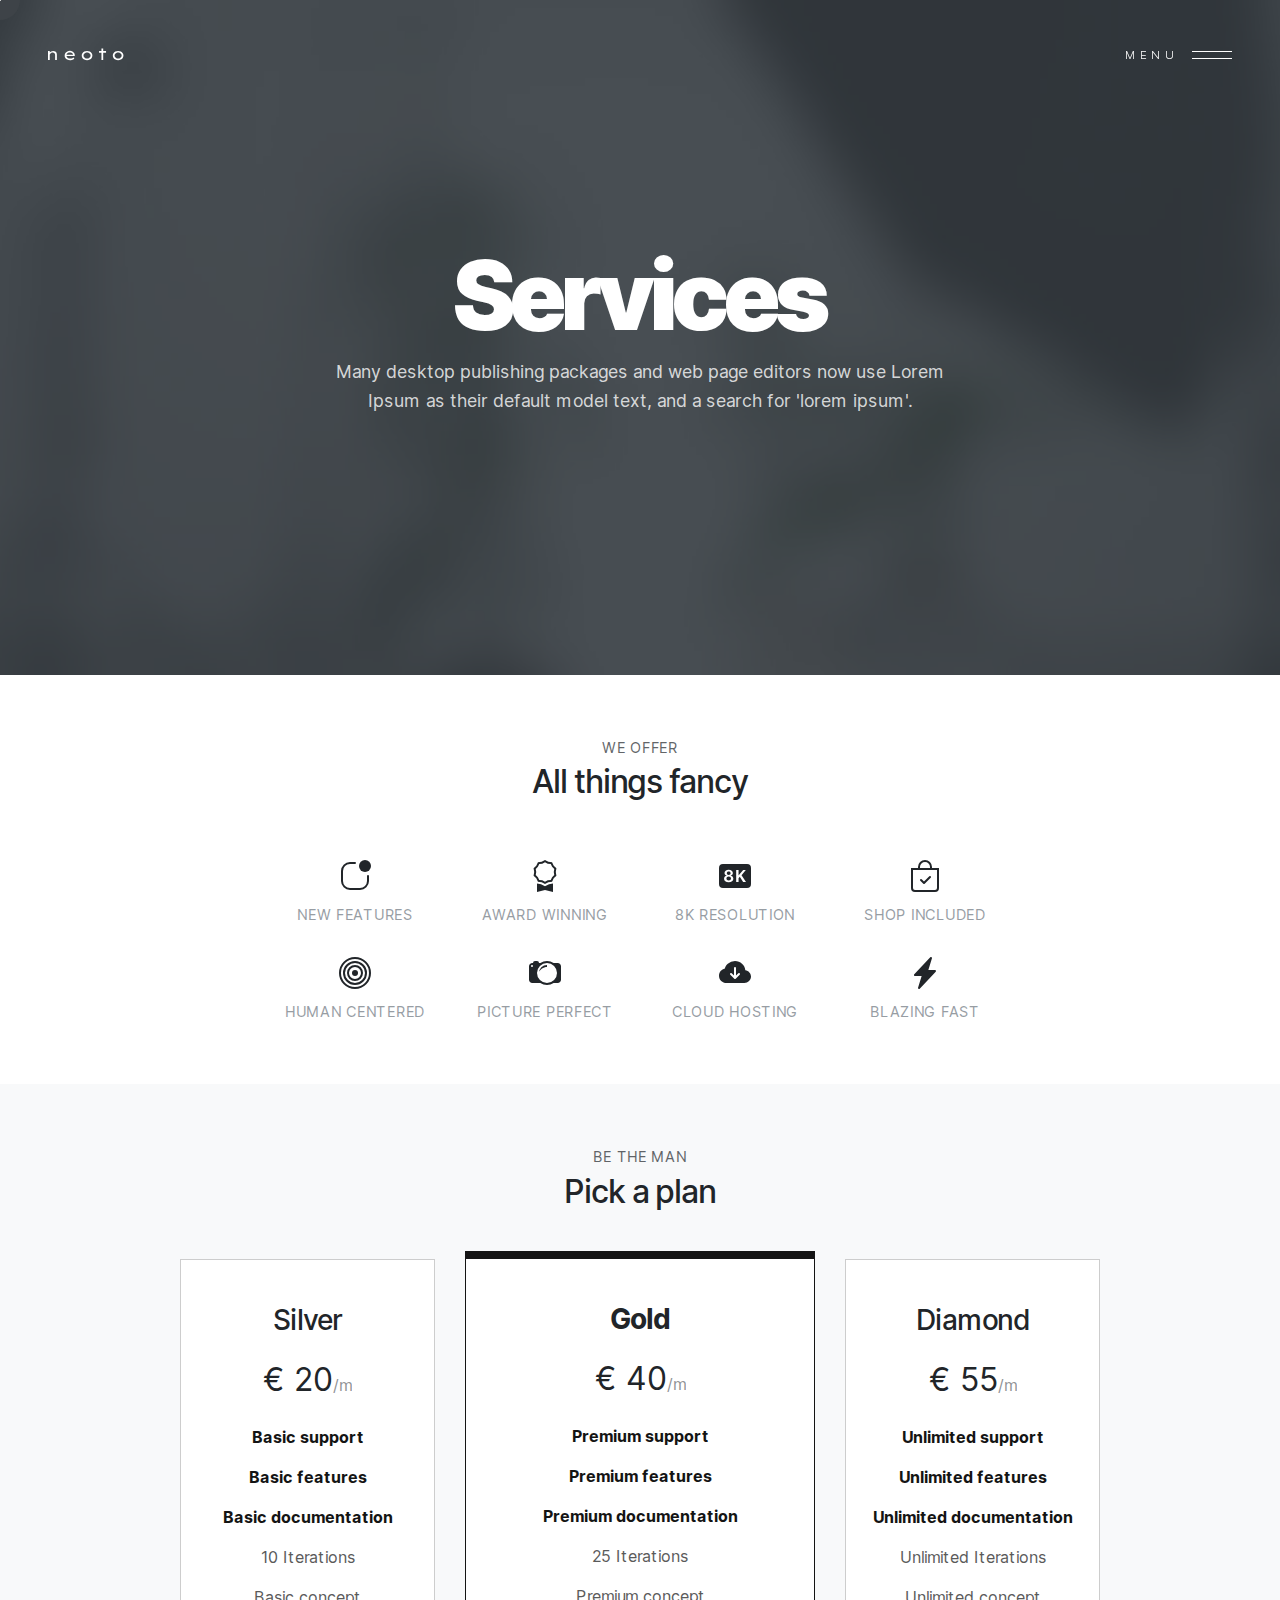
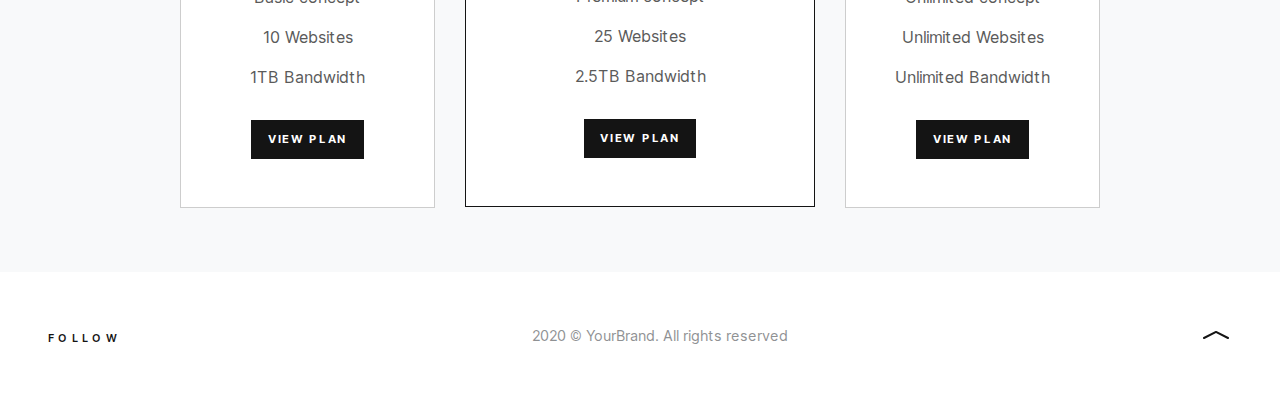
<file: services.html>
<!DOCTYPE html>
<html lang="en">
<head>
  <meta charset="UTF-8">
  <meta name="viewport" content="width=device-width, initial-scale=1, shrink-to-fit=no">
  <meta http-equiv="X-UA-Compatible" content="ie=edge">
  <title>Emotions</title>
  <link href="main.bundle.css" rel="stylesheet" type="text/css">
  <link href="css/custom.css" rel="stylesheet" type="text/css">
  <link href="https://fonts.googleapis.com/css2?family=Lexend+Giga&amp;display=swap" rel="stylesheet">
  <link rel="apple-touch-icon" sizes="180x180" href="favicon/apple-touch-icon.png">
  <link rel="icon" type="image/png" sizes="32x32" href="favicon/favicon-32x32.png">
  <link rel="icon" type="image/png" sizes="16x16" href="favicon/favicon-16x16.png">
  <link rel="manifest" href="favicon/site.webmanifest">
  <link rel="mask-icon" href="favicon/safari-pinned-tab.svg" color="#777777">
  <meta name="msapplication-TileColor" content="#999999">
  <meta name="theme-color" content="#999999">
</head>
  <body>
<header class="fixed-top text-white">
  <div class="navbar"><a class="navbar-brand" href="index.html"> <img class="default" alt="Neoto - Creative Studio Portfolio Template" src="images/logo.svg"><img class="inverted" alt="Neoto - Creative Studio Portfolio Template" src="images/logo-white.svg"></a>
    <button class="navbar-toggler" type="button" data-toggle="collapse" data-target="#navbar"><span class="toggle-label">Menu</span><span class="toggle-label-close">Close</span><span class="toggle-icon"><span class="line"></span><span class="line"></span></span></button>
  </div>
  <ul id="nav">
    <li class="nav-item active"><a class="nav-link" href="index.html">Home</a></li>
    <li class="nav-item active"><a class="nav-link" href="happy.html">Happy</a></li>
    <li class="nav-item active"><a class="nav-link" href="sad.html">Sad</a></li>
    <li class="nav-item active"><a class="nav-link" href="angry.html">Angry</a></li>
    <li class="nav-item active"><a class="nav-link" href="surprise.html">Surprise</a></li>
    <li class="nav-item active"><a class="nav-link" href="finally.html">Finally</a></li>
  </ul>
</header>
    <main>
      <div class="jumbotron jumbotron-fluid vh-75 d-flex align-items-center bg-dark text-white">
        <div class="bg o-1" style="background-image:url(images/about.jpg);"></div>
        <div class="container text-center">
          <div class="row justify-content-md-center">
            <div class="col-sm-7">
              <h1 class="massive in-left">Services</h1>
              <p class="in-top o-7">Many desktop publishing packages and web page editors now use Lorem Ipsum as their default model text, and a search for 'lorem ipsum'.</p>
            </div>
          </div>
        </div>
      </div>
      <section class="py-6">
        <div class="container text-center pb-4">
          <div class="row">
            <div class="col-sm-12">
              <h6>We offer</h6>
              <h2>All things fancy</h2>
            </div>
          </div>
        </div>
        <div class="container">
          <div class="row justify-content-md-center text-center">
            <div class="col-6 col-sm-2">
              <div class="icon size-2 mb-2 mt-4">
                <svg class="bi bi-app-indicator" width="1em" height="1em" viewBox="0 0 16 16" fill="currentColor" xmlns="http://www.w3.org/2000/svg">
                  <path fill-rule="evenodd" d="M5.5 2A3.5 3.5 0 0 0 2 5.5v5A3.5 3.5 0 0 0 5.5 14h5a3.5 3.5 0 0 0 3.5-3.5V8a.5.5 0 0 1 1 0v2.5a4.5 4.5 0 0 1-4.5 4.5h-5A4.5 4.5 0 0 1 1 10.5v-5A4.5 4.5 0 0 1 5.5 1H8a.5.5 0 0 1 0 1H5.5z"></path>
                  <path d="M16 3a3 3 0 1 1-6 0 3 3 0 0 1 6 0z"></path>
                </svg>
              </div>
              <h6 class="text-secondary">New features</h6>
            </div>
            <div class="col-6 col-sm-2">
              <div class="icon size-2 mb-2 mt-4">
                <svg class="bi bi-award" width="1em" height="1em" viewBox="0 0 16 16" fill="currentColor" xmlns="http://www.w3.org/2000/svg">
                  <path fill-rule="evenodd" d="M9.669.864L8 0 6.331.864l-1.858.282-.842 1.68-1.337 1.32L2.6 6l-.306 1.854 1.337 1.32.842 1.68 1.858.282L8 12l1.669-.864 1.858-.282.842-1.68 1.337-1.32L13.4 6l.306-1.854-1.337-1.32-.842-1.68L9.669.864zm1.196 1.193l-1.51-.229L8 1.126l-1.355.702-1.51.229-.684 1.365-1.086 1.072L3.614 6l-.25 1.506 1.087 1.072.684 1.365 1.51.229L8 10.874l1.356-.702 1.509-.229.684-1.365 1.086-1.072L12.387 6l.248-1.506-1.086-1.072-.684-1.365z"></path>
                  <path d="M4 11.794V16l4-1 4 1v-4.206l-2.018.306L8 13.126 6.018 12.1 4 11.794z"></path>
                </svg>
              </div>
              <h6 class="text-secondary">Award winning</h6>
            </div>
            <div class="col-6 col-sm-2">
              <div class="icon size-2 mb-2 mt-4">
                <svg class="bi bi-badge-8k-fill" width="1em" height="1em" viewBox="0 0 16 16" fill="currentColor" xmlns="http://www.w3.org/2000/svg">
                  <path d="M3.9 6.605c0 .51.405.866.95.866.545 0 .945-.356.945-.866s-.4-.852-.945-.852c-.545 0-.95.343-.95.852zm-.192 2.668c0 .589.492.984 1.142.984.646 0 1.143-.395 1.143-.984S5.496 8.28 4.85 8.28c-.65 0-1.142.404-1.142.993z"></path>
                  <path fill-rule="evenodd" d="M2 2a2 2 0 0 0-2 2v8a2 2 0 0 0 2 2h12a2 2 0 0 0 2-2V4a2 2 0 0 0-2-2H2zm5.17 7.348c0 1.041-.927 1.766-2.333 1.766-1.406 0-2.312-.72-2.312-1.762 0-.954.712-1.384 1.257-1.494v-.053c-.51-.154-1.02-.558-1.02-1.331 0-.914.831-1.587 2.088-1.587 1.253 0 2.083.673 2.083 1.587 0 .782-.523 1.182-1.02 1.331v.053c.545.11 1.257.545 1.257 1.49zM12.102 5h1.306l-2.14 2.584 2.232 3.415h-1.428l-1.679-2.624-.615.699v1.925H8.59V5h1.187v2.685h.057L12.102 5z"></path>
                </svg>
              </div>
              <h6 class="text-secondary">8K Resolution</h6>
            </div>
            <div class="col-6 col-sm-2">
              <div class="icon size-2 mb-2 mt-4">
                <svg class="bi bi-bag-check" width="1em" height="1em" viewBox="0 0 16 16" fill="currentColor" xmlns="http://www.w3.org/2000/svg">
                  <path fill-rule="evenodd" d="M8 1a2.5 2.5 0 0 0-2.5 2.5V4h5v-.5A2.5 2.5 0 0 0 8 1zm3.5 3v-.5a3.5 3.5 0 1 0-7 0V4H1v10a2 2 0 0 0 2 2h10a2 2 0 0 0 2-2V4h-3.5zM2 5v9a1 1 0 0 0 1 1h10a1 1 0 0 0 1-1V5H2z"></path>
                  <path fill-rule="evenodd" d="M10.854 8.146a.5.5 0 0 1 0 .708l-3 3a.5.5 0 0 1-.708 0l-1.5-1.5a.5.5 0 0 1 .708-.708L7.5 10.793l2.646-2.647a.5.5 0 0 1 .708 0z"></path>
                </svg>
              </div>
              <h6 class="text-secondary">Shop included</h6>
            </div>
          </div>
          <div class="row justify-content-md-center text-center">
            <div class="col-6 col-sm-2">
              <div class="icon size-2 mb-2 mt-4">
                <svg class="bi bi-bullseye" width="1em" height="1em" viewBox="0 0 16 16" fill="currentColor" xmlns="http://www.w3.org/2000/svg">
                  <path fill-rule="evenodd" d="M8 15A7 7 0 1 0 8 1a7 7 0 0 0 0 14zm0 1A8 8 0 1 0 8 0a8 8 0 0 0 0 16z"></path>
                  <path fill-rule="evenodd" d="M8 13A5 5 0 1 0 8 3a5 5 0 0 0 0 10zm0 1A6 6 0 1 0 8 2a6 6 0 0 0 0 12z"></path>
                  <path fill-rule="evenodd" d="M8 11a3 3 0 1 0 0-6 3 3 0 0 0 0 6zm0 1a4 4 0 1 0 0-8 4 4 0 0 0 0 8z"></path>
                  <path d="M9.5 8a1.5 1.5 0 1 1-3 0 1.5 1.5 0 0 1 3 0z"></path>
                </svg>
              </div>
              <h6 class="text-secondary">Human Centered</h6>
            </div>
            <div class="col-6 col-sm-2">
              <div class="icon size-2 mb-2 mt-4">
                <svg class="bi bi-camera2" width="1em" height="1em" viewBox="0 0 16 16" fill="currentColor" xmlns="http://www.w3.org/2000/svg">
                  <path d="M9 5C7.343 5 5 6.343 5 8a4 4 0 0 1 4-4v1z"></path>
                  <path fill-rule="evenodd" d="M14.333 3h-2.015A5.97 5.97 0 0 0 9 2a5.972 5.972 0 0 0-3.318 1H1.667C.747 3 0 3.746 0 4.667v6.666C0 12.253.746 13 1.667 13h4.015c.95.632 2.091 1 3.318 1a5.973 5.973 0 0 0 3.318-1h2.015c.92 0 1.667-.746 1.667-1.667V4.667C16 3.747 15.254 3 14.333 3zM1.5 5a.5.5 0 1 0 0-1 .5.5 0 0 0 0 1zM9 13A5 5 0 1 0 9 3a5 5 0 0 0 0 10z"></path>
                  <path d="M2 3a1 1 0 0 1 1-1h1a1 1 0 0 1 0 2H3a1 1 0 0 1-1-1z"></path>
                </svg>
              </div>
              <h6 class="text-secondary">Picture Perfect</h6>
            </div>
            <div class="col-6 col-sm-2">
              <div class="icon size-2 mb-2 mt-4">
                <svg class="bi bi-cloud-arrow-down-fill" width="1em" height="1em" viewBox="0 0 16 16" fill="currentColor" xmlns="http://www.w3.org/2000/svg">
                  <path fill-rule="evenodd" d="M8 2a5.53 5.53 0 0 0-3.594 1.342c-.766.66-1.321 1.52-1.464 2.383C1.266 6.095 0 7.555 0 9.318 0 11.366 1.708 13 3.781 13h8.906C14.502 13 16 11.57 16 9.773c0-1.636-1.242-2.969-2.834-3.194C12.923 3.999 10.69 2 8 2zm2.354 6.854l-2 2a.5.5 0 0 1-.708 0l-2-2a.5.5 0 1 1 .708-.708L7.5 9.293V5.5a.5.5 0 0 1 1 0v3.793l1.146-1.147a.5.5 0 0 1 .708.708z"></path>
                </svg>
              </div>
              <h6 class="text-secondary">Cloud Hosting</h6>
            </div>
            <div class="col-6 col-sm-2">
              <div class="icon size-2 mb-2 mt-4">
                <svg class="bi bi-lightning-fill" width="1em" height="1em" viewBox="0 0 16 16" fill="currentColor" xmlns="http://www.w3.org/2000/svg">
                  <path fill-rule="evenodd" d="M11.251.068a.5.5 0 0 1 .227.58L9.677 6.5H13a.5.5 0 0 1 .364.843l-8 8.5a.5.5 0 0 1-.842-.49L6.323 9.5H3a.5.5 0 0 1-.364-.843l8-8.5a.5.5 0 0 1 .615-.09z"></path>
                </svg>
              </div>
              <h6 class="text-secondary">Blazing fast</h6>
            </div>
          </div>
        </div>
      </section>
      <section class="bg-light py-6">
        <div class="container text-center">
          <div class="row">
            <div class="col-sm-12">
              <h6>Be the man</h6>
              <h2>Pick a plan</h2>
            </div>
          </div>
        </div>
        <div class="container pt-5">
          <div class="row justify-content-md-center text-center">
            <div class="col-sm-3">
              <div class="plan item">
                <h3>Silver</h3>
                <div class="price">&euro; 20<span>/m</span></div>
                <ul>
                  <li><strong>Basic support</strong></li>
                  <li><strong>Basic features</strong></li>
                  <li><strong>Basic documentation</strong></li>
                  <li>10 Iterations</li>
                  <li>Basic concept</li>
                  <li>10 Websites</li>
                  <li>1TB Bandwidth</li>
                </ul><a class="btn" href="#">View plan</a>
              </div>
            </div>
            <div class="col-sm-4">
              <div class="plan highlighted item">
                <h3>Gold</h3>
                <div class="price">&euro; 40<span>/m</span></div>
                <ul>
                  <li><strong>Premium support</strong></li>
                  <li><strong>Premium features</strong></li>
                  <li><strong>Premium documentation</strong></li>
                  <li>25 Iterations</li>
                  <li>Premium concept</li>
                  <li>25 Websites</li>
                  <li>2.5TB Bandwidth</li>
                </ul><a class="btn" href="#">View plan</a>
              </div>
            </div>
            <div class="col-sm-3">
              <div class="plan item">
                <h3>Diamond</h3>
                <div class="price">&euro; 55<span>/m</span></div>
                <ul>
                  <li><strong>Unlimited support</strong></li>
                  <li><strong>Unlimited features</strong></li>
                  <li><strong>Unlimited documentation</strong></li>
                  <li>Unlimited Iterations</li>
                  <li>Unlimited concept</li>
                  <li>Unlimited Websites</li>
                  <li>Unlimited Bandwidth</li>
                </ul><a class="btn" href="#">View plan</a>
              </div>
            </div>
          </div>
        </div>
      </section>
    </main>
    <footer>
      <div class="container-fluid p-5">
        <div class="d-flex justify-content-between align-items-center">
          <div class="social"><a class="trigger" href="#">Follow</a>
            <ul class="social-nav">
              <li> <a href="#">Instagram</a></li>
              <li> <a href="#">Twitter</a></li>
              <li> <a href="#">Vimeo</a></li>
              <li> <a href="#">YouTube</a></li>
            </ul>
          </div>
          <div class="copy">2020 &copy; YourBrand. All rights reserved</div><a class="to-top" href="#">
            <svg class="bi" width="32" height="32" fill="currentColor">
              <use xlink:href="images/bootstrap-icons.svg#chevron-compact-up"></use>
            </svg></a>
        </div>
      </div>
    </footer>
    <script src="main.bundle.js"></script>
  </body>
</html>
</file>
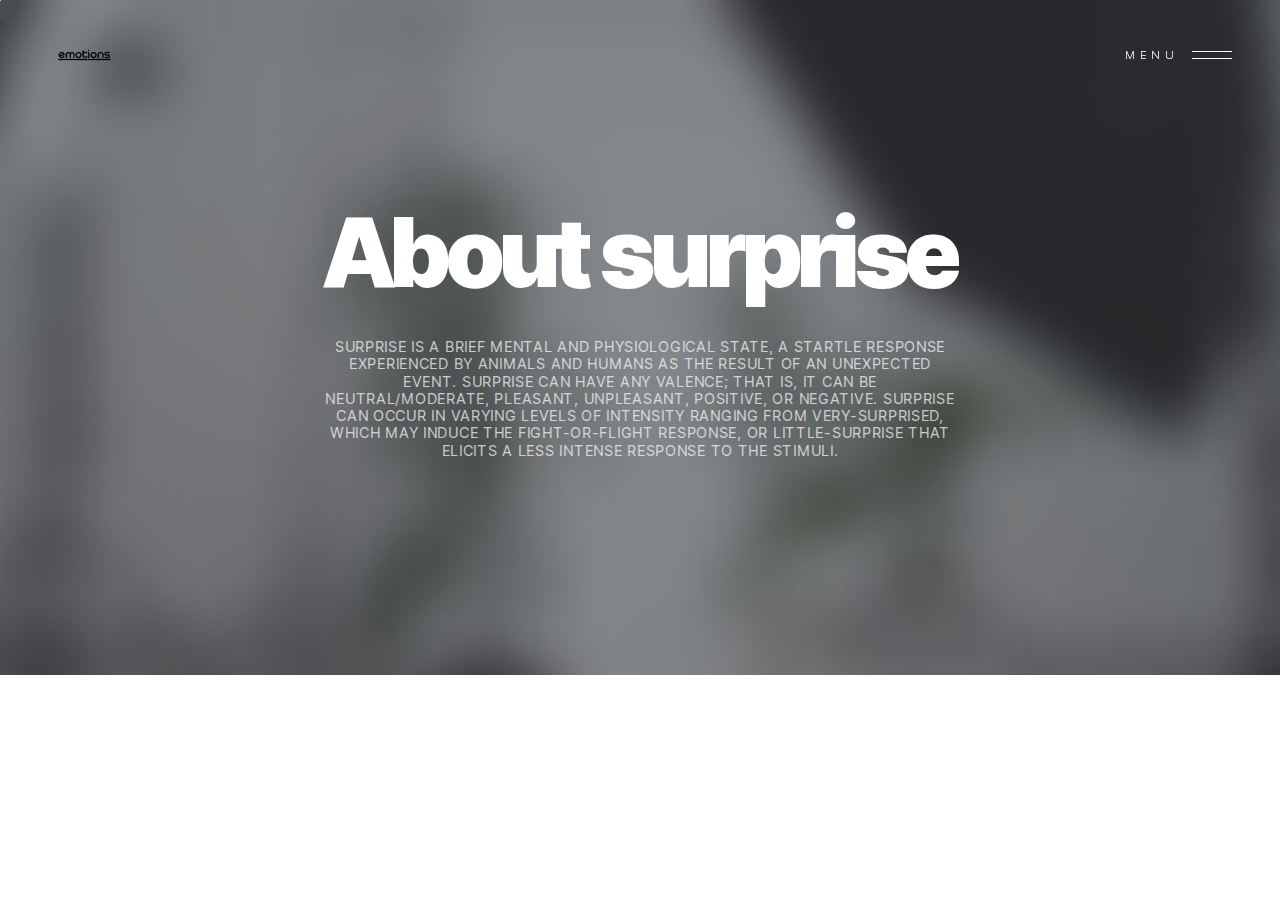
<file: surprise.html>
<!DOCTYPE html>
<html lang="en">
<head>
  <meta charset="UTF-8">
  <meta name="viewport" content="width=device-width, initial-scale=1, shrink-to-fit=no">
  <meta http-equiv="X-UA-Compatible" content="ie=edge">
  <title>Emotions</title>
  <link href="main.bundle.css" rel="stylesheet" type="text/css">
  <link href="css/custom.css" rel="stylesheet" type="text/css">
  <link href="https://fonts.googleapis.com/css2?family=Lexend+Giga&amp;display=swap" rel="stylesheet">
  <link rel="apple-touch-icon" sizes="180x180" href="favicon/apple-touch-icon.png">
  <link rel="icon" type="image/png" sizes="32x32" href="favicon/favicon-32x32.png">
  <link rel="icon" type="image/png" sizes="16x16" href="favicon/favicon-16x16.png">
  <link rel="manifest" href="favicon/site.webmanifest">
  <link rel="mask-icon" href="favicon/safari-pinned-tab.svg" color="#777777">
  <meta name="msapplication-TileColor" content="#999999">
  <meta name="theme-color" content="#999999">
</head>
  <body>
<header class="fixed-top text-white">
  <div class="navbar"><a class="navbar-brand" href="index.html"> <img class="default" alt="" src="images/emotions-logo.png"><img class="inverted" alt="" src="images/emotions-logo.png"></a>
    <button class="navbar-toggler" type="button" data-toggle="collapse" data-target="#navbar"><span class="toggle-label">Menu</span><span class="toggle-label-close">Close</span><span class="toggle-icon"><span class="line"></span><span class="line"></span></span></button>
  </div>
  <ul id="nav">
    <li class="nav-item active"><a class="nav-link" href="index.html">Home</a></li>
    <li class="nav-item active"><a class="nav-link" href="happy.html">Happy</a></li>
    <li class="nav-item active"><a class="nav-link" href="sad.html">Sad</a></li>
    <li class="nav-item active"><a class="nav-link" href="angry.html">Angry</a></li>
    <li class="nav-item active"><a class="nav-link" href="surprise.html">Surprise</a></li>
    <li class="nav-item active"><a class="nav-link" href="finally.html">Finally</a></li>
  </ul>
</header>
    <main>
      <div class="jumbotron jumbotron-fluid vh-75 d-flex align-items-center bg-dark text-white">
        <div class="bg o-4" style="background-image:url(images/about.jpg);"></div>
        <div class="container text-center">
          <div class="row">
            <div class="col-12">
              <h1 class="massive">About surprise</h1>
            </div>
            <div class="col-12 col-md-7 mx-auto pt-5">
              <h6 class="o-7">Surprise is a brief mental and physiological state, a startle response experienced by animals and humans as the result of an unexpected event. Surprise can have any valence; that is, it can be neutral/moderate, pleasant, unpleasant, positive, or negative. Surprise can occur in varying levels of intensity ranging from very-surprised, which may induce the fight-or-flight response, or little-surprise that elicits a less intense response to the stimuli.</h6>
            </div>
          </div>
        </div>
      </div>
      
    </main>
    
    <script src="main.bundle.js"></script>
  </body>
</html>
</file>
<file: css/custom.css>
/* Custom.css < Do your own thing! */

body {
    background: transparent;
}
</file>
